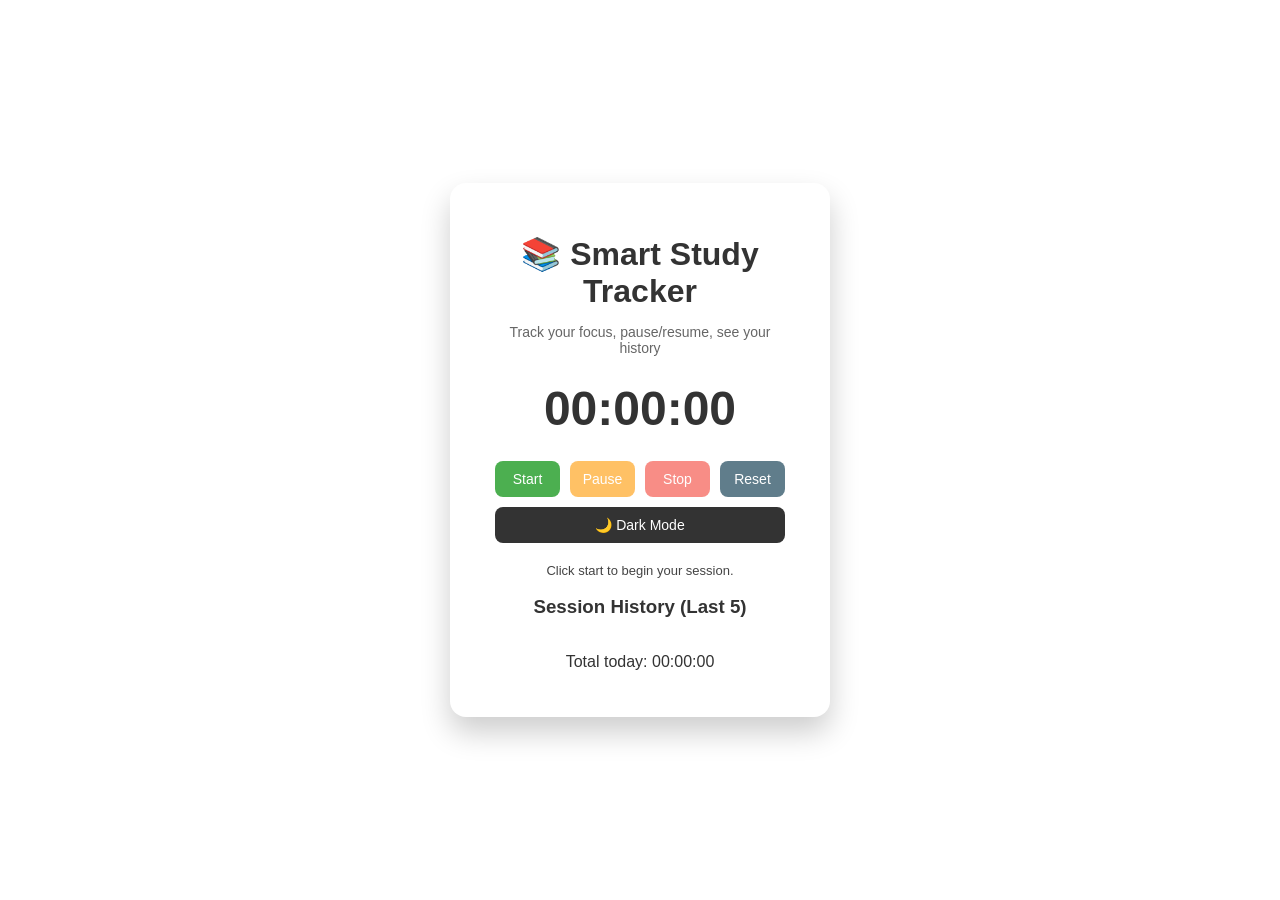
<file: week-2-study-tracker/index.html>
<!DOCTYPE html>
<html lang="en">
<head>
  <meta charset="UTF-8">
  <meta name="viewport" content="width=device-width, initial-scale=1.0">
  <title>Smart Study Tracker</title>
  <link rel="stylesheet" href="style.css">
</head>
<body>
  <div class="container">
    <h1>📚 Smart Study Tracker</h1>
    <p class="subtitle">Track your focus, pause/resume, see your history</p>

    <div class="timer" id="timer">00:00:00</div>

    <div class="buttons">
      <button id="startBtn">Start</button>
      <button id="pauseBtn" disabled>Pause</button>
      <button id="stopBtn" disabled>Stop</button>
      <button id="resetBtn">Reset</button>
      <button id="darkModeBtn">🌙 Dark Mode</button>
    </div>

    <p class="info" id="infoText">Click start to begin your session.</p>

    <h3>Session History (Last 5)</h3>
    <ul id="historyList"></ul>

    <p>Total today: <span id="totalTime">00:00:00</span></p>
  </div>

  <script src="script.js"></script>
</body>
</html>
</file>
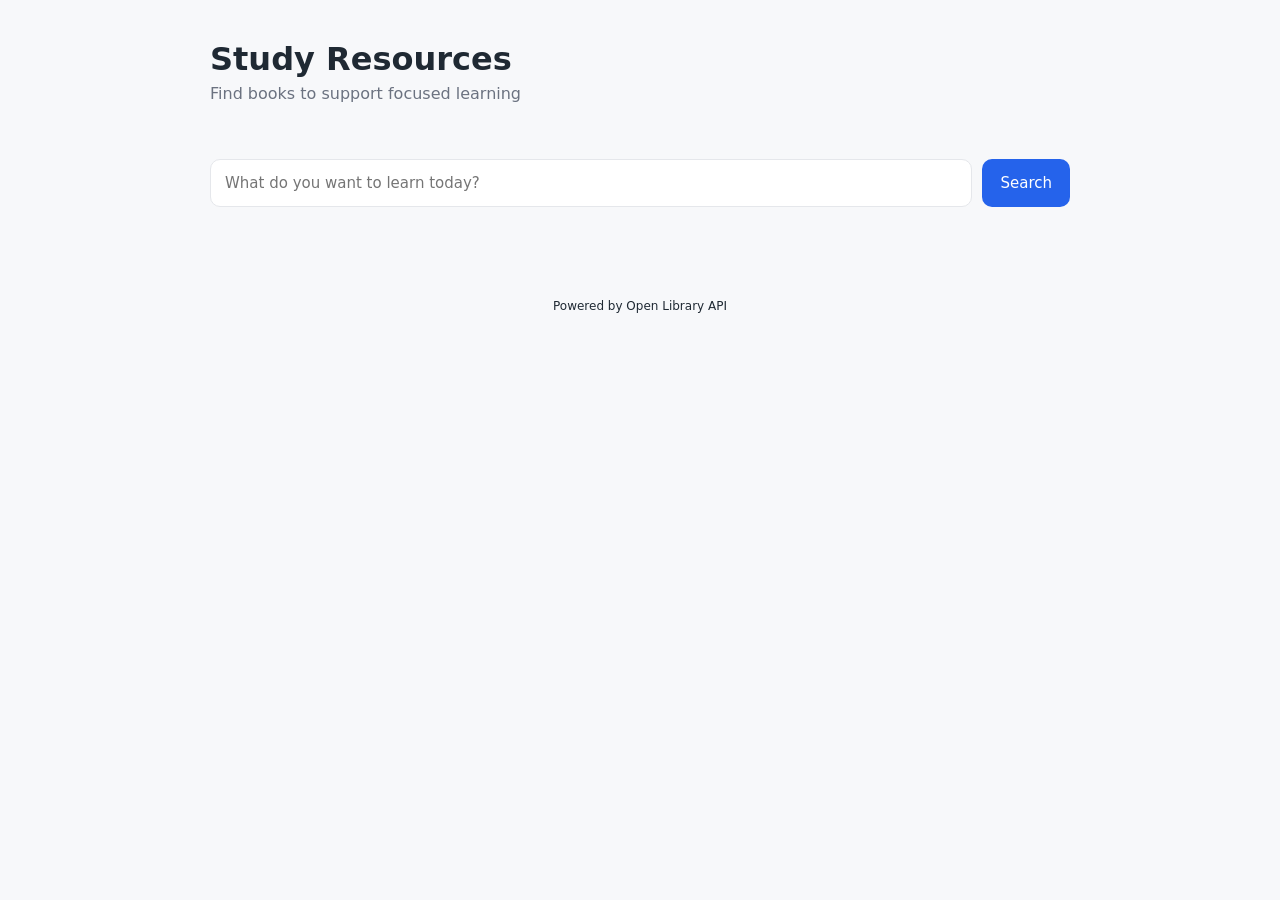
<file: week-3-study-resources/index.html>
<!DOCTYPE html>
<html lang="en">
<head>
  <meta charset="UTF-8" />
  <meta name="viewport" content="width=device-width, initial-scale=1.0"/>
  <title>Study Resources Finder</title>
  <link rel="stylesheet" href="style.css" />
</head>
<body>

  <header>
    <h1>Study Resources</h1>
    <p>Find books to support focused learning</p>
  </header>

  <main>
    <div class="search-area">
      <input type="text" id="searchInput" placeholder="What do you want to learn today?" />
      <button id="searchBtn">Search</button>
    </div>

    <p id="statusText" class="status"></p>

    <section id="results" class="results"></section>
  </main>

  <footer>
    <p>Powered by Open Library API</p>
  </footer>

  <script src="script.js"></script>
</body>
</html>
</file>
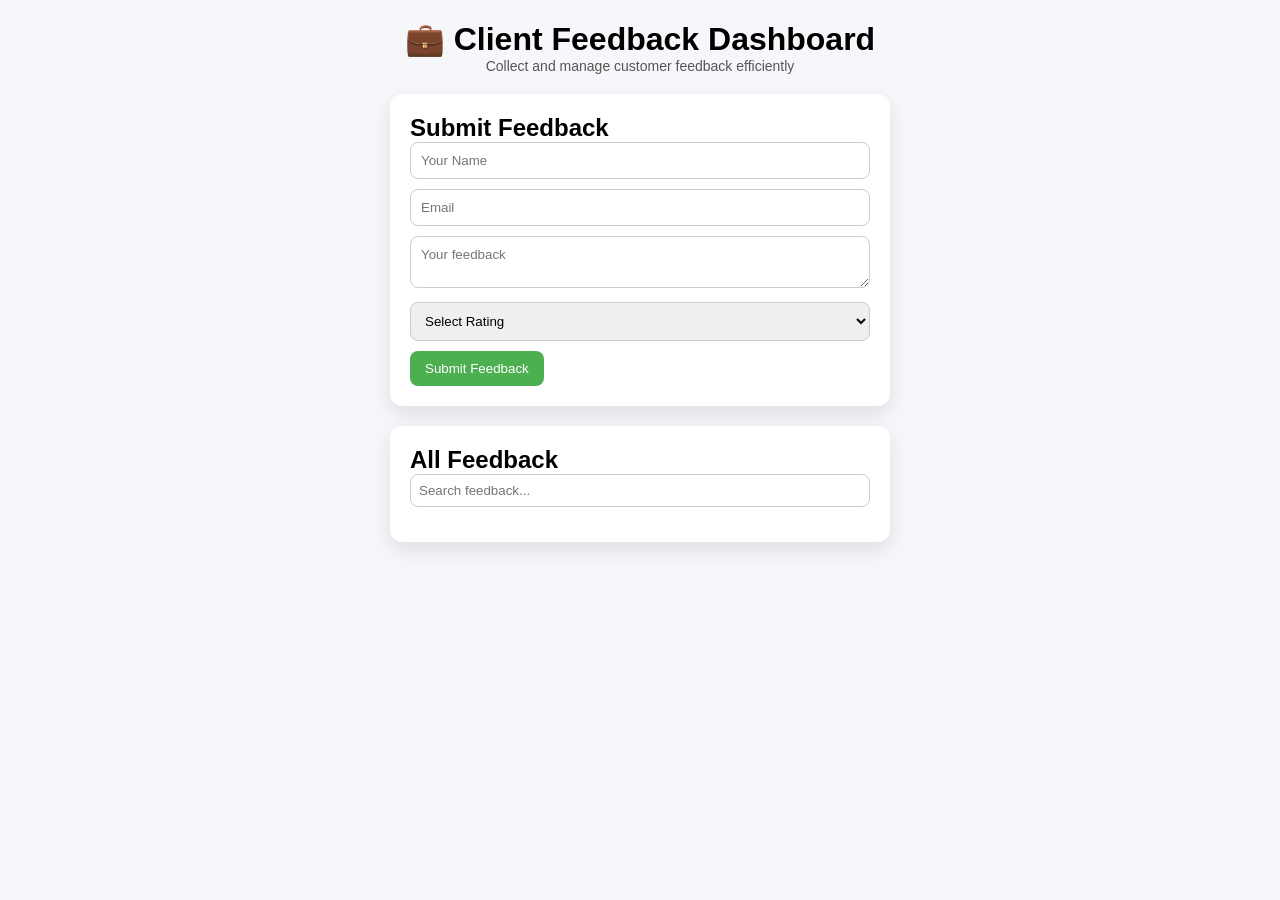
<file: week-4-client-feedback/index.html>
<!DOCTYPE html>
<html lang="en">
<head>
  <meta charset="UTF-8" />
  <meta name="viewport" content="width=device-width, initial-scale=1.0"/>
  <title>Client Feedback Dashboard</title>
  <link rel="stylesheet" href="style.css" />
</head>
<body>

  <header>
    <h1>💼 Client Feedback Dashboard</h1>
    <p class="subtitle">Collect and manage customer feedback efficiently</p>
  </header>

  <section class="feedback-form">
    <h2>Submit Feedback</h2>
    <form id="feedbackForm">
      <input type="text" id="name" placeholder="Your Name" required />
      <input type="email" id="email" placeholder="Email" required />
      <textarea id="message" placeholder="Your feedback" required></textarea>
      <select id="rating" required>
        <option value="">Select Rating</option>
        <option value="5">⭐⭐⭐⭐⭐</option>
        <option value="4">⭐⭐⭐⭐</option>
        <option value="3">⭐⭐⭐</option>
        <option value="2">⭐⭐</option>
        <option value="1">⭐</option>
      </select>
      <button type="submit">Submit Feedback</button>
    </form>
    <p id="formMsg"></p>
  </section>

  <section class="feedback-list">
    <h2>All Feedback</h2>
    <input type="text" id="search" placeholder="Search feedback..." />
    <ul id="feedbacks"></ul>
  </section>

  <script src="script.js"></script>
</body>
</html>
</file>
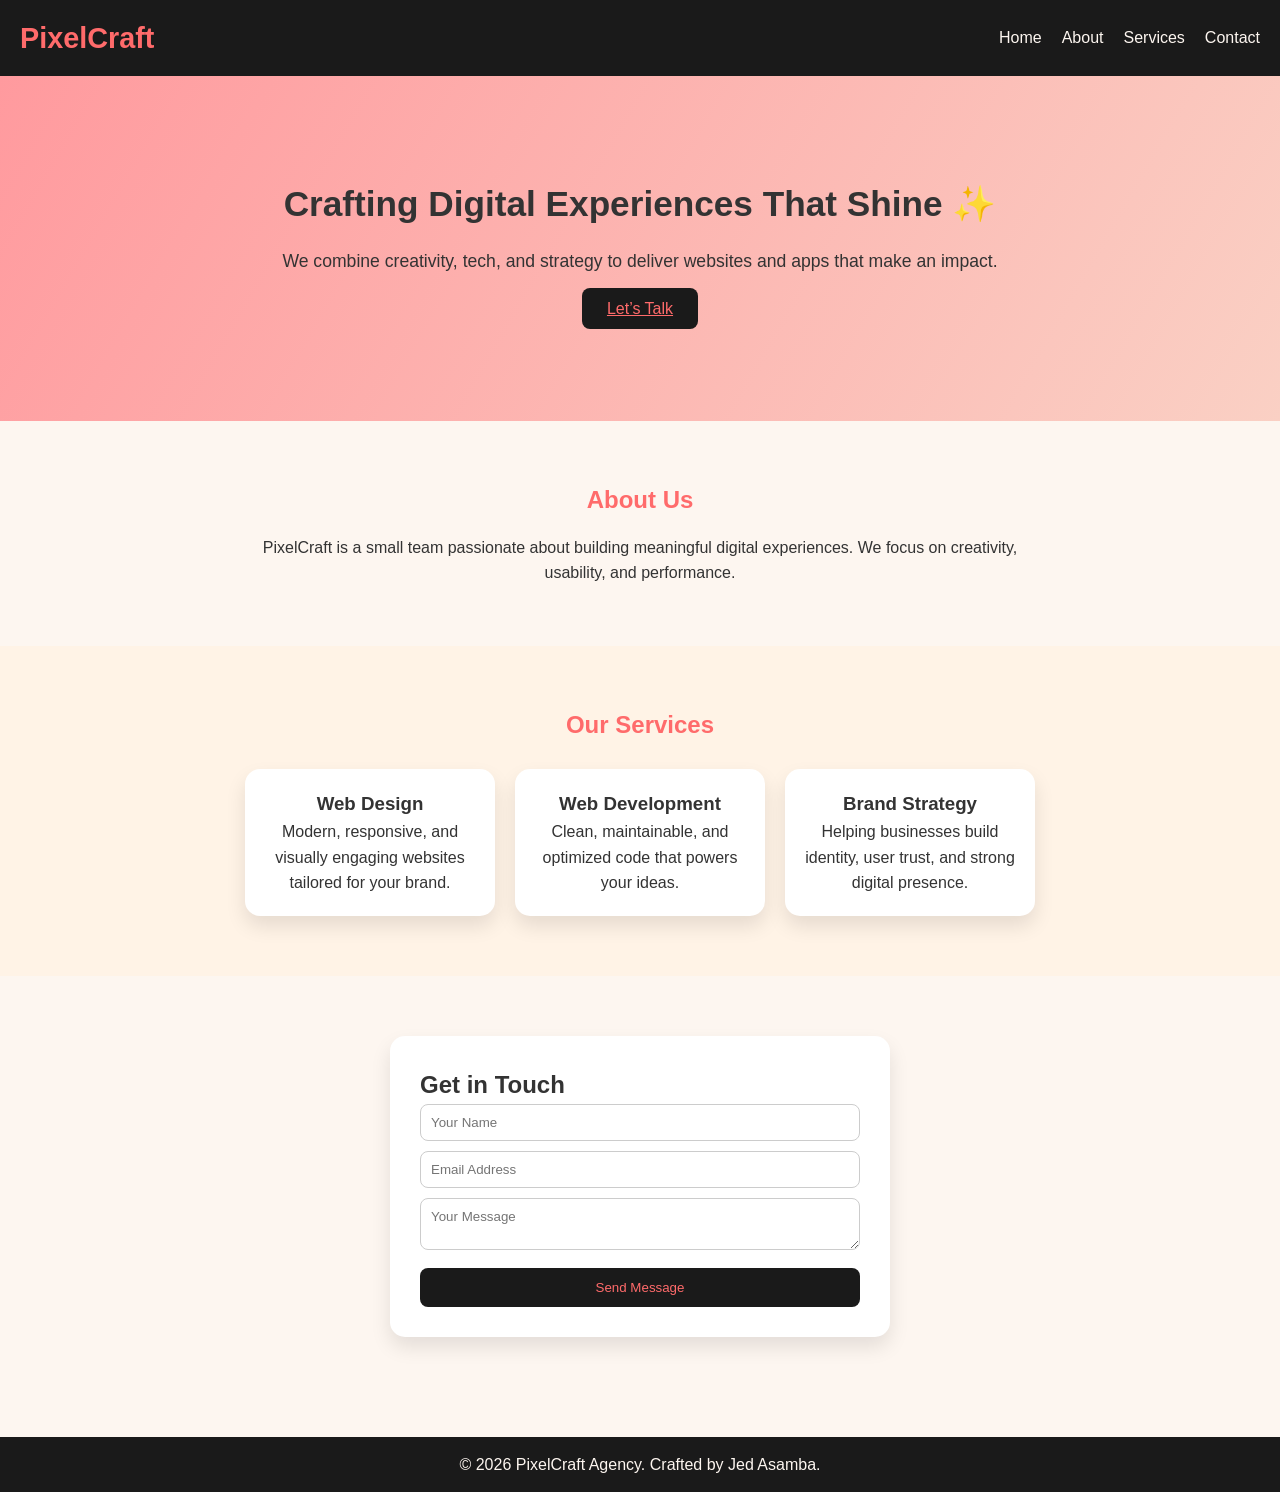
<file: week-5-production-website/index.html>
<!DOCTYPE html>
<html lang="en">
<head>
  <meta charset="UTF-8" />
  <meta name="viewport" content="width=device-width, initial-scale=1.0"/>
  <title>PixelCraft Agency</title>
  <link rel="stylesheet" href="style.css" />
</head>
<body>

  <header>
    <nav class="nav-container">
      <h1 class="logo">PixelCraft</h1>
      <ul class="nav-links">
        <li><a href="#hero">Home</a></li>
        <li><a href="#about">About</a></li>
        <li><a href="#services">Services</a></li>
        <li><a href="#contact">Contact</a></li>
      </ul>
    </nav>
  </header>

  <!-- Hero Section -->
  <section id="hero" class="hero">
    <div class="hero-content">
      <h2>Crafting Digital Experiences That Shine ✨</h2>
      <p>We combine creativity, tech, and strategy to deliver websites and apps that make an impact.</p>
      <a href="#contact" class="btn-primary">Let’s Talk</a>
    </div>
  </section>

  <!-- About Section -->
  <section id="about" class="about">
    <h2>About Us</h2>
    <p>PixelCraft is a small team passionate about building meaningful digital experiences. We focus on creativity, usability, and performance.</p>
  </section>

  <!-- Services Section -->
  <section id="services" class="services">
    <h2>Our Services</h2>
    <div class="cards">
      <div class="card">
        <h3>Web Design</h3>
        <p>Modern, responsive, and visually engaging websites tailored for your brand.</p>
      </div>
      <div class="card">
        <h3>Web Development</h3>
        <p>Clean, maintainable, and optimized code that powers your ideas.</p>
      </div>
      <div class="card">
        <h3>Brand Strategy</h3>
        <p>Helping businesses build identity, user trust, and strong digital presence.</p>
      </div>
    </div>
  </section>

  <!-- Contact Section -->
  <section id="contact" class="contact">
    <div class="contact-card">
      <h2>Get in Touch</h2>
      <form id="contactForm">
        <input type="text" id="name" placeholder="Your Name" required />
        <input type="email" id="email" placeholder="Email Address" required />
        <textarea id="message" placeholder="Your Message" required></textarea>
        <button type="submit" class="btn-primary">Send Message</button>
      </form>
      <p id="formMsg"></p>
    </div>
  </section>

  <footer>
    <p>© 2026 PixelCraft Agency. Crafted by Jed Asamba.</p>
  </footer>

  <script src="script.js"></script>
</body>
</html>
</file>
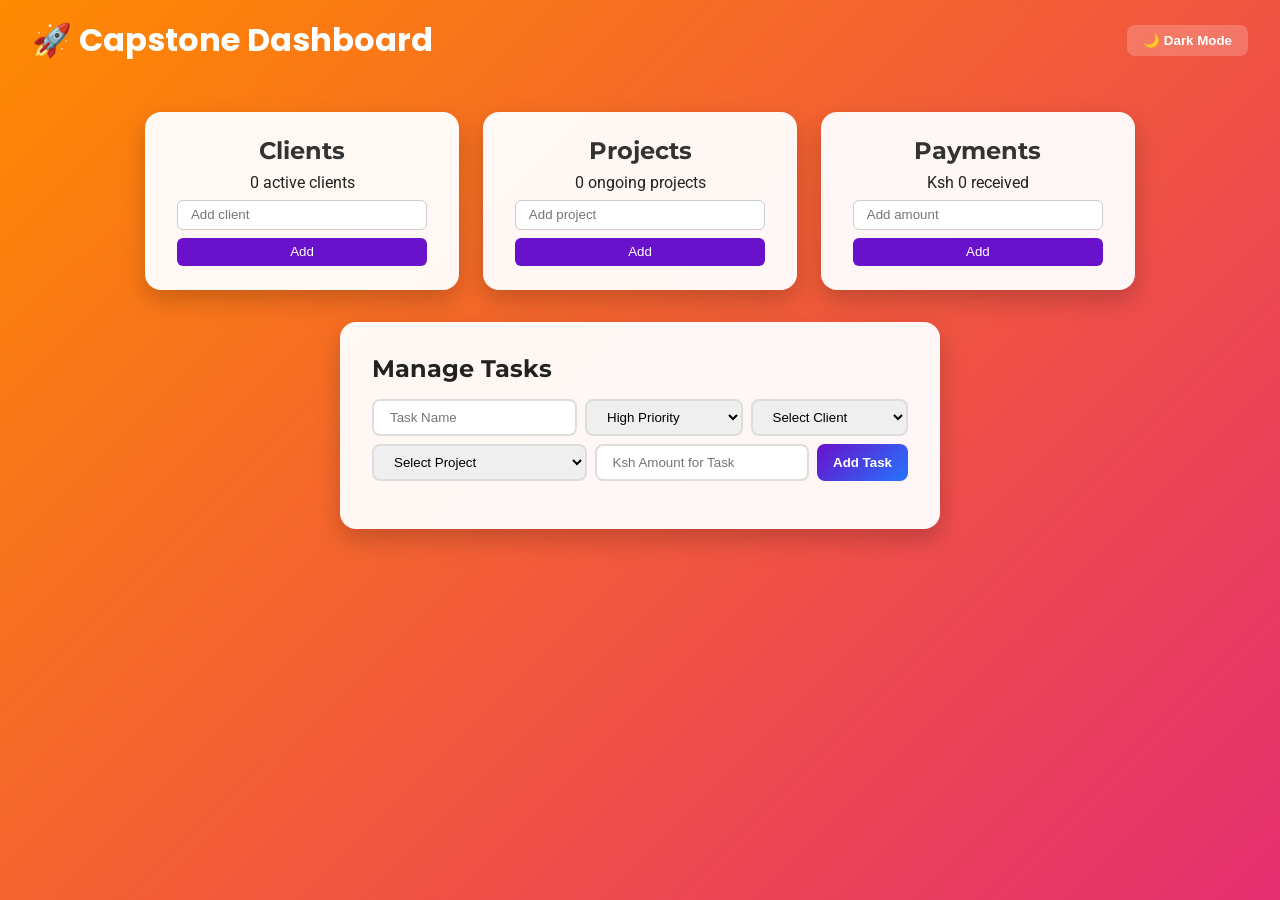
<file: week-6-capstone-portal/frontend/index.html>
<!DOCTYPE html>
<html lang="en">
<head>
<meta charset="UTF-8">
<meta name="viewport" content="width=device-width, initial-scale=1.0">
<title>Capstone Interactive Dashboard</title>
<link rel="stylesheet" href="style.css">
<link href="https://fonts.googleapis.com/css2?family=Montserrat:wght@600&family=Poppins:wght@700&family=Roboto&display=swap" rel="stylesheet">
</head>
<body>
<header>
  <h1>🚀 Capstone Dashboard</h1>
  <button id="toggleMode">🌙 Dark Mode</button>
</header>

<main class="dashboard">

  <!-- Editable Cards -->
  <section class="cards">
    <div class="card editable" data-type="clients">
      <h2>Clients</h2>
      <p id="clientCount">0 active clients</p>
      <input type="text" placeholder="Add client" id="newClient">
      <button id="addClient">Add</button>
    </div>
    <div class="card editable" data-type="projects">
      <h2>Projects</h2>
      <p id="projectCount">0 ongoing projects</p>
      <input type="text" placeholder="Add project" id="newProject">
      <button id="addProject">Add</button>
    </div>
    <div class="card editable" data-type="payments">
      <h2>Payments</h2>
      <p id="paymentTotal">Ksh 0 received</p>
      <input type="number" placeholder="Add amount" id="newPayment">
      <button id="addPayment">Add</button>
    </div>
  </section>

  <!-- Task Manager -->
  <section class="form-section">
    <h2>Manage Tasks</h2>
    <form id="taskForm">
      <input type="text" placeholder="Task Name" required>
      
      <select id="taskPriority">
        <option value="High">High Priority</option>
        <option value="Medium">Medium Priority</option>
        <option value="Low">Low Priority</option>
      </select>

      <select id="taskClient">
        <option value="">Select Client</option>
      </select>

      <select id="taskProject">
        <option value="">Select Project</option>
      </select>

      <!-- NEW: Payment input for task -->
      <input type="number" id="taskPayment" placeholder="Ksh Amount for Task" min="0">

      <button type="submit">Add Task</button>
    </form>
    <ul id="taskList"></ul>
  </section>

</main>

<script src="script.js"></script>
</body>
</html>
</file>
<file: week-2-study-tracker/style.css>
:root {
  --bg-light: #ffffff;
  --bg-dark: #1e1e2f;
  --text-light: #333;
  --text-dark: #f0f0f0;
  --primary: #667eea;
  --secondary: #764ba2;
}

* { box-sizing: border-box; font-family: "Segoe UI", Tahoma, sans-serif; }

body {
  margin: 0; height: 100vh;
  display: flex; justify-content: center; align-items: center;
  background: var(--bg-light); color: var(--text-light);
  transition: 0.3s;
}

.container {
  background: var(--bg-light);
  padding: 30px 40px; border-radius: 16px;
  width: 380px; text-align: center;
  box-shadow: 0 15px 30px rgba(0,0,0,0.2);
  transition: 0.3s;
}

h1 { margin-bottom: 5px; }
.subtitle { font-size: 14px; color: #666; margin-bottom: 25px; }

.timer { font-size: 48px; font-weight: bold; margin-bottom: 20px; }

.buttons { display: flex; flex-wrap: wrap; justify-content: space-between; margin-bottom: 15px; }
button {
  flex: 1; margin: 5px; padding: 10px; border: none; border-radius: 8px;
  font-size: 14px; cursor: pointer; transition: 0.3s;
}
button:hover:not(:disabled) { transform: translateY(-2px); }

#startBtn { background-color: #4CAF50; color: white; }
#pauseBtn { background-color: #FF9800; color: white; }
#stopBtn { background-color: #f44336; color: white; }
#resetBtn { background-color: #607D8B; color: white; }
#darkModeBtn { background-color: #333; color: white; }

button:disabled { opacity: 0.6; cursor: not-allowed; }

.info { font-size: 13px; color: #444; margin-bottom: 15px; }

ul { text-align: left; max-height: 120px; overflow-y: auto; padding-left: 20px; }
.dark-mode {
  background: var(--bg-dark); color: var(--text-dark);
}
.dark-mode .container { background: #2c2c3e; }
</file>
<file: week-3-study-resources/style.css>
:root {
  --bg: #f7f8fa;
  --text: #1f2933;
  --muted: #6b7280;
  --accent: #2563eb;
  --card: #ffffff;
  --border: #e5e7eb;
}

* {
  box-sizing: border-box;
  font-family: Inter, system-ui, sans-serif;
}

body {
  margin: 0;
  background: var(--bg);
  color: var(--text);
}

/* Header */
header {
  padding: 40px 20px 20px;
  max-width: 900px;
  margin: auto;
}

header h1 {
  margin: 0;
  font-size: 32px;
}

header p {
  margin-top: 6px;
  color: var(--muted);
}

/* Main */
main {
  max-width: 900px;
  margin: auto;
  padding: 0 20px 40px;
}

/* Search */
.search-area {
  display: flex;
  gap: 10px;
  margin: 20px 0;
}

.search-area input {
  flex: 1;
  padding: 14px;
  border-radius: 10px;
  border: 1px solid var(--border);
  font-size: 15px;
}

.search-area button {
  padding: 14px 18px;
  border-radius: 10px;
  border: none;
  background: var(--accent);
  color: white;
  font-size: 15px;
  cursor: pointer;
}

.search-area button:hover {
  opacity: 0.9;
}

/* Status */
.status {
  font-size: 14px;
  color: var(--muted);
  margin-bottom: 20px;
}

/* Results */
.results {
  display: grid;
  grid-template-columns: repeat(auto-fill, minmax(260px, 1fr));
  gap: 16px;
}

.card {
  background: var(--card);
  border-radius: 14px;
  padding: 18px;
  border: 1px solid var(--border);
  transition: transform 0.2s ease;
}

.card:hover {
  transform: translateY(-4px);
}

.card h3 {
  margin: 0 0 6px;
  font-size: 16px;
}

.card p {
  margin: 4px 0;
  font-size: 13px;
  color: var(--muted);
}

/* Footer */
footer {
  text-align: center;
  padding: 20px;
  font-size: 12px;
  color: var(--mu
</file>
<file: week-4-client-feedback/style.css>
* {
  box-sizing: border-box;
  font-family: "Segoe UI", Tahoma, sans-serif;
  margin: 0;
  padding: 0;
}

body {
  background: #f5f7fa;
  display: flex;
  flex-direction: column;
  align-items: center;
  padding: 20px;
}

header {
  text-align: center;
  margin-bottom: 20px;
}

.subtitle {
  color: #555;
  font-size: 14px;
}

.feedback-form, .feedback-list {
  background: white;
  padding: 20px;
  border-radius: 12px;
  width: 100%;
  max-width: 500px;
  box-shadow: 0 8px 20px rgba(0,0,0,0.1);
  margin-bottom: 20px;
}

.feedback-form input, 
.feedback-form textarea, 
.feedback-form select {
  width: 100%;
  padding: 10px;
  margin-bottom: 10px;
  border-radius: 8px;
  border: 1px solid #ccc;
}

.feedback-form button {
  padding: 10px 15px;
  border: none;
  background-color: #4CAF50;
  color: white;
  border-radius: 8px;
  cursor: pointer;
  transition: 0.3s;
}

.feedback-form button:hover {
  background-color: #45a049;
}

#feedbacks {
  list-style: none;
}

#feedbacks li {
  padding: 10px;
  border-bottom: 1px solid #eee;
}

#feedbacks li span {
  font-weight: bold;
}

#search {
  padding: 8px;
  margin-bottom: 15px;
  width: 100%;
  border-radius: 8px;
  border: 1px solid #ccc;
}
</file>
<file: week-5-production-website/style.css>
/* Base Reset */
* { box-sizing: border-box; margin: 0; padding: 0; font-family: 'Segoe UI', Tahoma, sans-serif; }

body {
  background: #fdf6f0;
  color: #333;
  line-height: 1.6;
}

/* Header & Nav */
header { background: #1a1a1a; padding: 15px 20px; position: sticky; top: 0; z-index: 10; }
.nav-container { display: flex; justify-content: space-between; align-items: center; }
.logo { color: #ff6b6b; font-size: 1.8rem; font-weight: bold; }
.nav-links { display: flex; list-style: none; }
.nav-links li { margin-left: 20px; }
.nav-links a { color: #fdf6f0; text-decoration: none; transition: 0.3s; }
.nav-links a:hover { color: #ff6b6b; }

/* Hero */
.hero { background: linear-gradient(120deg, #ff9a9e, #fad0c4); padding: 100px 20px; text-align: center; }
.hero h2 { font-size: 2.2rem; margin-bottom: 15px; color: #333; }
.hero p { font-size: 1.1rem; margin-bottom: 20px; }
.btn-primary {
  background: #1a1a1a; color: #ff6b6b; padding: 12px 25px; border: none; border-radius: 8px; cursor: pointer; transition: 0.3s;
}
.btn-primary:hover { background: #333; transform: translateY(-2px); }

/* About */
.about { padding: 60px 20px; max-width: 800px; margin: auto; text-align: center; }
.about h2 { color: #ff6b6b; margin-bottom: 15px; }

/* Services */
.services { background: #fff3e6; padding: 60px 20px; text-align: center; }
.services h2 { color: #ff6b6b; margin-bottom: 25px; }
.cards { display: flex; gap: 20px; justify-content: center; flex-wrap: wrap; }
.card {
  background: #fff; padding: 20px; border-radius: 15px; width: 250px;
  box-shadow: 0 10px 20px rgba(0,0,0,0.1); transition: 0.3s;
}
.card:hover { transform: translateY(-5px); box-shadow: 0 15px 25px rgba(0,0,0,0.15); }

/* Contact */
.contact { padding: 60px 20px; display: flex; justify-content: center; }
.contact-card { background: #fff; padding: 30px; border-radius: 15px; width: 100%; max-width: 500px; box-shadow: 0 10px 20px rgba(0,0,0,0.1); }
.contact-card input, .contact-card textarea { width: 100%; padding: 10px; margin-bottom: 10px; border-radius: 8px; border: 1px solid #ccc; }
.contact-card button { width: 100%; }

/* Footer */
footer { background: #1a1a1a; color: #fdf6f0; text-align: center; padding: 15px 0; margin-top: 40px; }
</file>
<file: week-6-capstone-portal/frontend/style.css>
/* Reset & basic */
* { margin:0; padding:0; box-sizing:border-box; }
body {
  font-family: 'Roboto', sans-serif;
  background: linear-gradient(135deg, #ff8a00, #e52e71);
  min-height:100vh;
  transition: all 0.5s;
  color:#222;
}

/* Header */
header {
  display:flex;
  justify-content:space-between;
  align-items:center;
  padding:1rem 2rem;
  font-family:'Poppins', sans-serif;
  color:white;
}
header button {
  padding:0.5rem 1rem;
  border:none;
  border-radius:8px;
  cursor:pointer;
  background: rgba(255,255,255,0.2);
  color:white;
  font-weight:bold;
  transition: 0.3s;
}
header button:hover { background: rgba(255,255,255,0.4); }

/* Dashboard */
.dashboard { display:flex; flex-direction:column; align-items:center; padding:2rem; }

/* Cards */
.cards { display:flex; gap:1.5rem; flex-wrap:wrap; justify-content:center; margin-bottom:2rem; }
.card {
  background: rgba(255,255,255,0.95);
  padding:1.5rem 2rem;
  border-radius:16px;
  min-width:220px;
  text-align:center;
  box-shadow:0 10px 25px rgba(0,0,0,0.2);
  transition:all 0.3s;
}
.card:hover { transform:translateY(-5px); box-shadow:0 15px 35px rgba(0,0,0,0.25); }
.card h2 { font-family:'Montserrat', sans-serif; margin-bottom:0.5rem; color:#333; }
.card input { margin-top:0.5rem; padding:0.4rem 0.8rem; border-radius:6px; border:1px solid #ccc; width:100%; }
.card button { margin-top:0.5rem; padding:0.4rem 0.8rem; border:none; border-radius:6px; background:#6a11cb; color:white; cursor:pointer; width:100%; }
.card button:hover { transform:scale(1.05); }

/* Form Section */
.form-section {
  width:100%; max-width:600px;
  background: rgba(255,255,255,0.95);
  padding:2rem;
  border-radius:16px;
  box-shadow:0 10px 25px rgba(0,0,0,0.2);
}
.form-section h2 { font-family:'Montserrat', sans-serif; margin-bottom:1rem; }
form { display:flex; flex-wrap:wrap; gap:0.5rem; }
form input, form select { flex:1; padding:0.5rem 1rem; border:2px solid #ddd; border-radius:8px; }
form button { padding:0.5rem 1rem; border:none; border-radius:8px; background:linear-gradient(135deg,#6a11cb,#2575fc); color:white; font-weight:bold; cursor:pointer; }
form button:hover { transform:scale(1.05); }

/* Task List */
#taskList { list-style:none; margin-top:1rem; }
#taskList li { background: rgba(255,255,255,0.85); padding:0.75rem 1rem; border-radius:10px; margin-bottom:0.5rem; display:flex; justify-content:space-between; flex-wrap:wrap; box-shadow:0 5px 15px rgba(0,0,0,0.1); }

/* Dark Mode */
body.dark {
  background: linear-gradient(135deg,#1a1a2e,#162447);
  color:#eee;
}
body.dark .card, body.dark .form-section, body.dark #taskList li {
  background: rgba(50,50,70,0.95);
  color:#eee;
}
body.dark input, body.dark select { background: #333; color: #eee; border-color:#555; }
body.dark button { color:white; }
</file>
